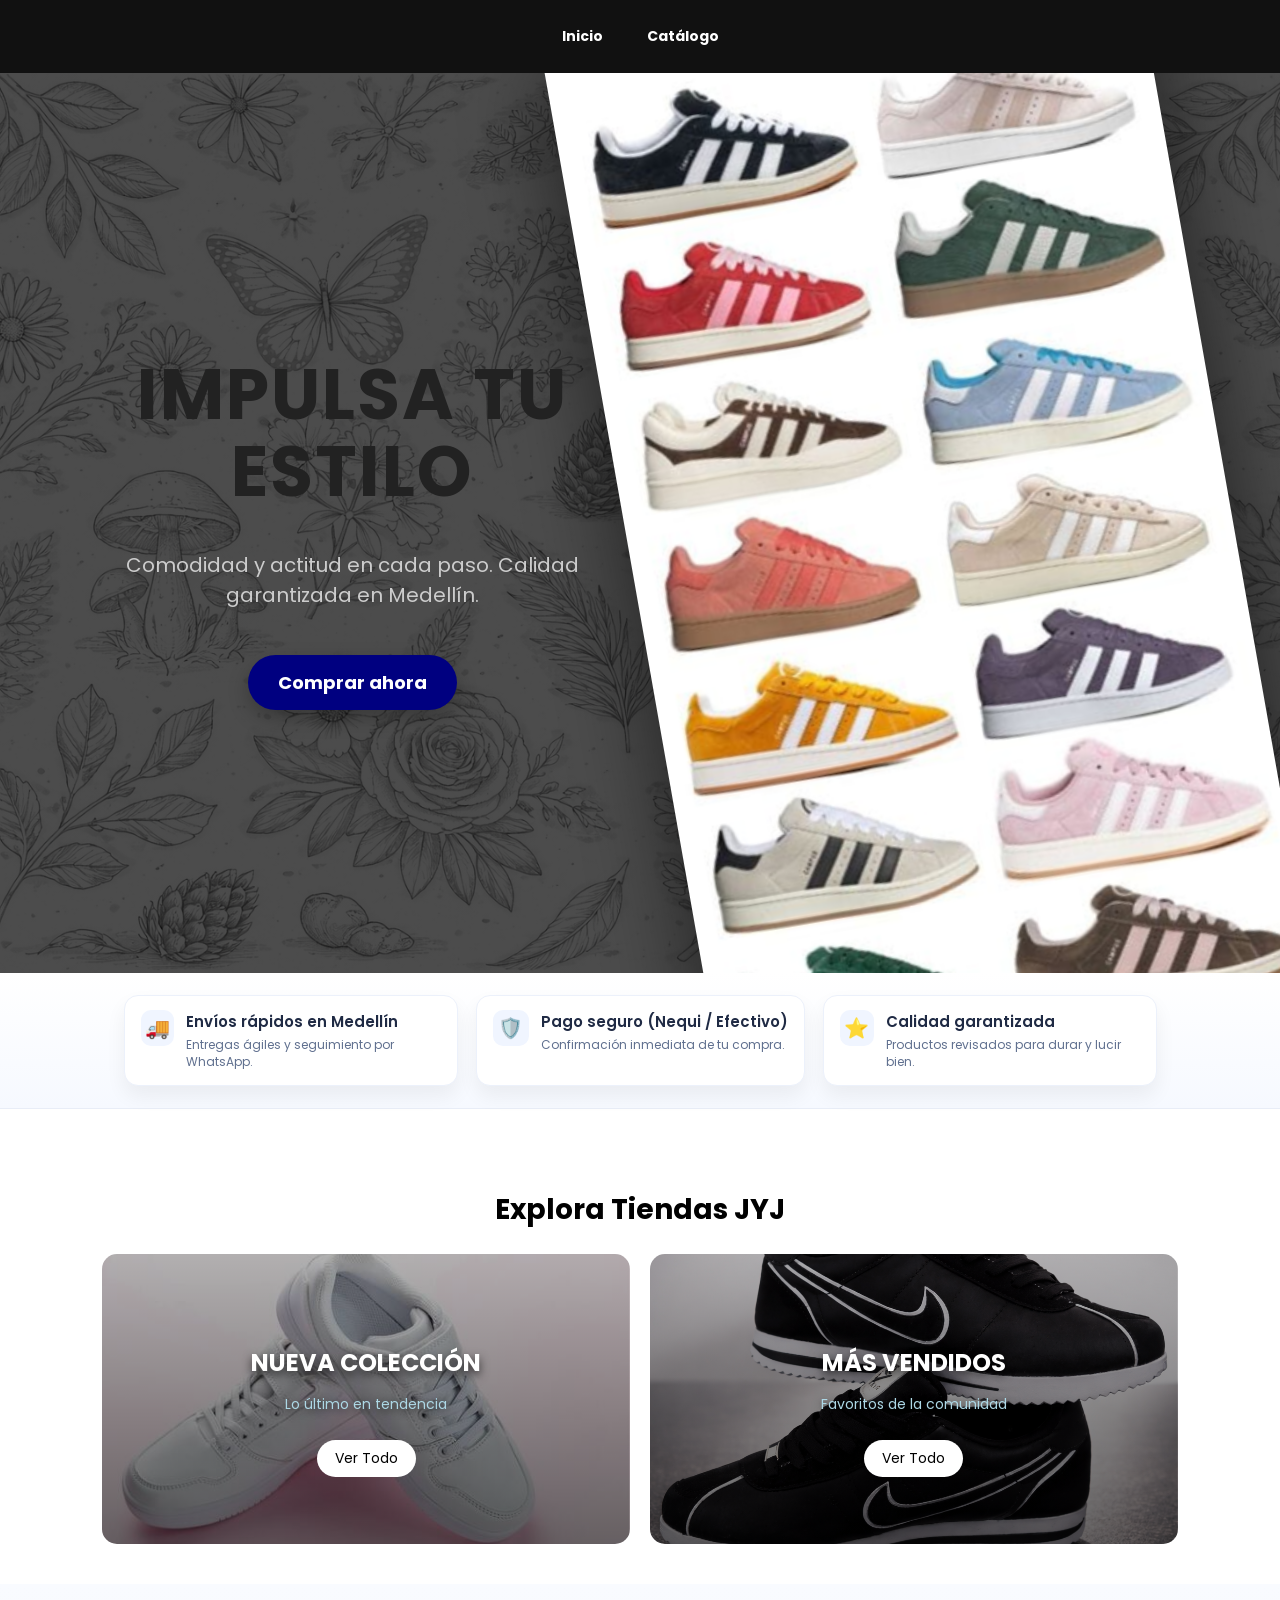
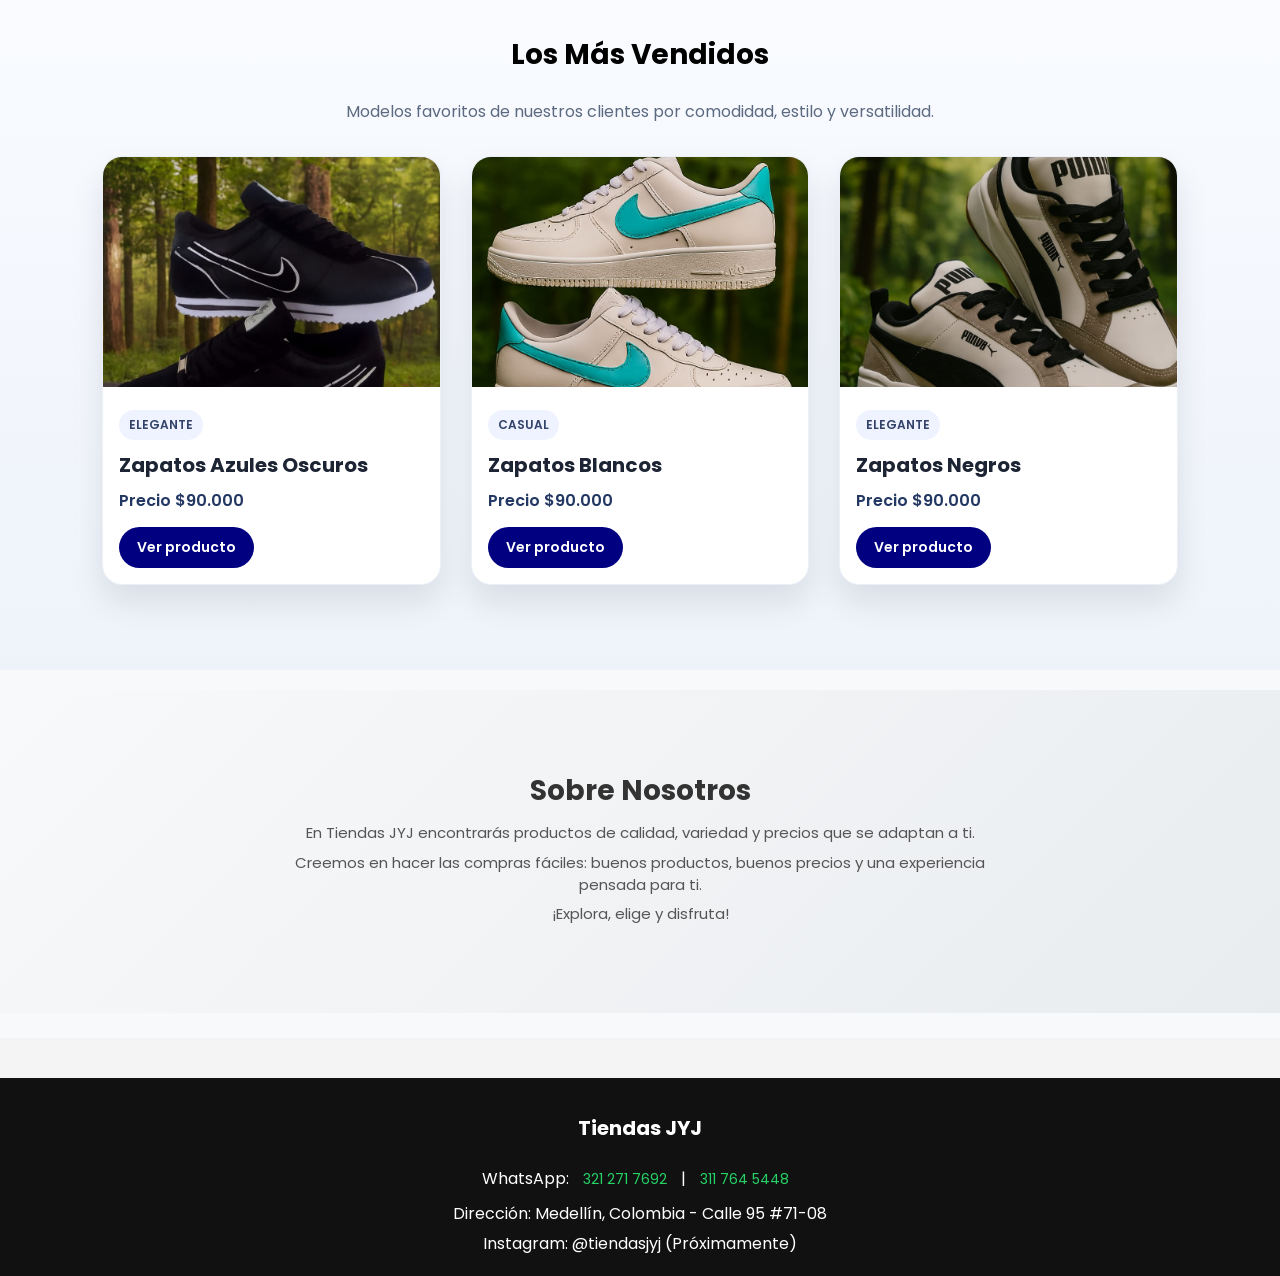
<file: Html/index.html>
<!DOCTYPE html>
<html lang="es">

<head>
<meta charset="UTF-8">
<meta name="viewport" content="width=device-width, initial-scale=1.0">
<meta name="description" content="Tiendas JYJ: Compra zapatos cómodos y estilosos. Empresa nueva con calidad y precios justos. Próximamente ropa y accesorios.">
<title>Tiendas JYJ - Zapatos y Más</title>
<link rel="stylesheet" href="css/base.css">
<link href="https://fonts.googleapis.com/css2?family=Poppins:wght@400;600&display=swap" rel="stylesheet">
<script src="script.js" defer></script>
</head>

<body>

<nav>
    <div class="nav-container">
        <div class="nav-links">
            <a href="index.html">Inicio</a>
            <a href="catalogo.html">Catálogo</a>
        </div>
    </div>
</nav>

<section class="inicio">
    <div class="inicio-texto">
        <h1>IMPULSA TU ESTILO</h1>
        <p>Comodidad y actitud en cada paso. Calidad garantizada en Medellín.</p>
        <a href="catalogo.html" class="boton-catalogo" id="catalogoBtn">Comprar ahora</a>
    </div>
    <div class="inicio-imagen">
        <img src="imagenes/CatalogoZapatos.PNG" alt="Zapatos de última colección">
    </div>
</section>

<div class="trust-bar">
    <div class="trust-item">
        <span class="trust-icon" aria-hidden="true">🚚</span>
        <div class="trust-texto">
            <p>Envíos rápidos en Medellín</p>
            <small>Entregas ágiles y seguimiento por WhatsApp.</small>
        </div>
    </div>
    <div class="trust-item">
    <span class="trust-icon" aria-hidden="true">🛡️</span>
        <div class="trust-texto">
            <p>Pago seguro (Nequi / Efectivo)</p>
            <small>Confirmación inmediata de tu compra.</small>
        </div>
    </div>
    <div class="trust-item">
        <span class="trust-icon" aria-hidden="true">⭐</span>
        <div class="trust-texto">
            <p>Calidad garantizada</p>
            <small>Productos revisados para durar y lucir bien.</small>
        </div>
    </div>
</div>

<section class="colecciones-home">
    <h2>Explora Tiendas JYJ</h2>
    <div class="colecciones-grid">
        <div class="col-card-nueva">
            <div class="col-info">
                <h3>Nueva Colección</h3>
                <p>Lo último en tendencia</p>
                <a href="catalogo.html" class="boton-simple">Ver Todo</a>
            </div>
        </div>
        <div class="col-card-vendidos">
            <div class="col-info">
                <h3>Más Vendidos</h3>
                <p>Favoritos de la comunidad</p>
                <a href="catalogo.html" class="boton-simple">Ver Todo</a>
            </div>
        </div>
    </div>
</section>

<section class="destacados">
    <h2>Los Más Vendidos</h2>
        <p class="destacados-subtitulo">Modelos favoritos de nuestros clientes por comodidad, estilo y versatilidad.</p>
    <div id="productos-destacados" class="productos-grid">
        </div>
</section>

<section class="sobre-nosotros">
    <div class="contenido">
        <h2>Sobre Nosotros</h2>
<p>En Tiendas JYJ encontrarás productos de calidad, variedad y precios que se adaptan a ti.</p>
<p>Creemos en hacer las compras fáciles: buenos productos, buenos precios y una experiencia pensada para ti.</p>
<p>¡Explora, elige y disfruta!</p>
    </div>
</section>

<footer>
<div class="footer-content">
<h3>Tiendas JYJ</h3>
<p>WhatsApp: <a href="https://wa.me/573212717692">321 271 7692</a> | <a href="https://wa.me/573117645448">311 764 5448</a></p>
<p>Dirección: Medellín, Colombia - Calle 95 #71-08</p>
<p>Instagram: @tiendasjyj (Próximamente)</p>
</div>
</footer>

</body>


</html>
</file>
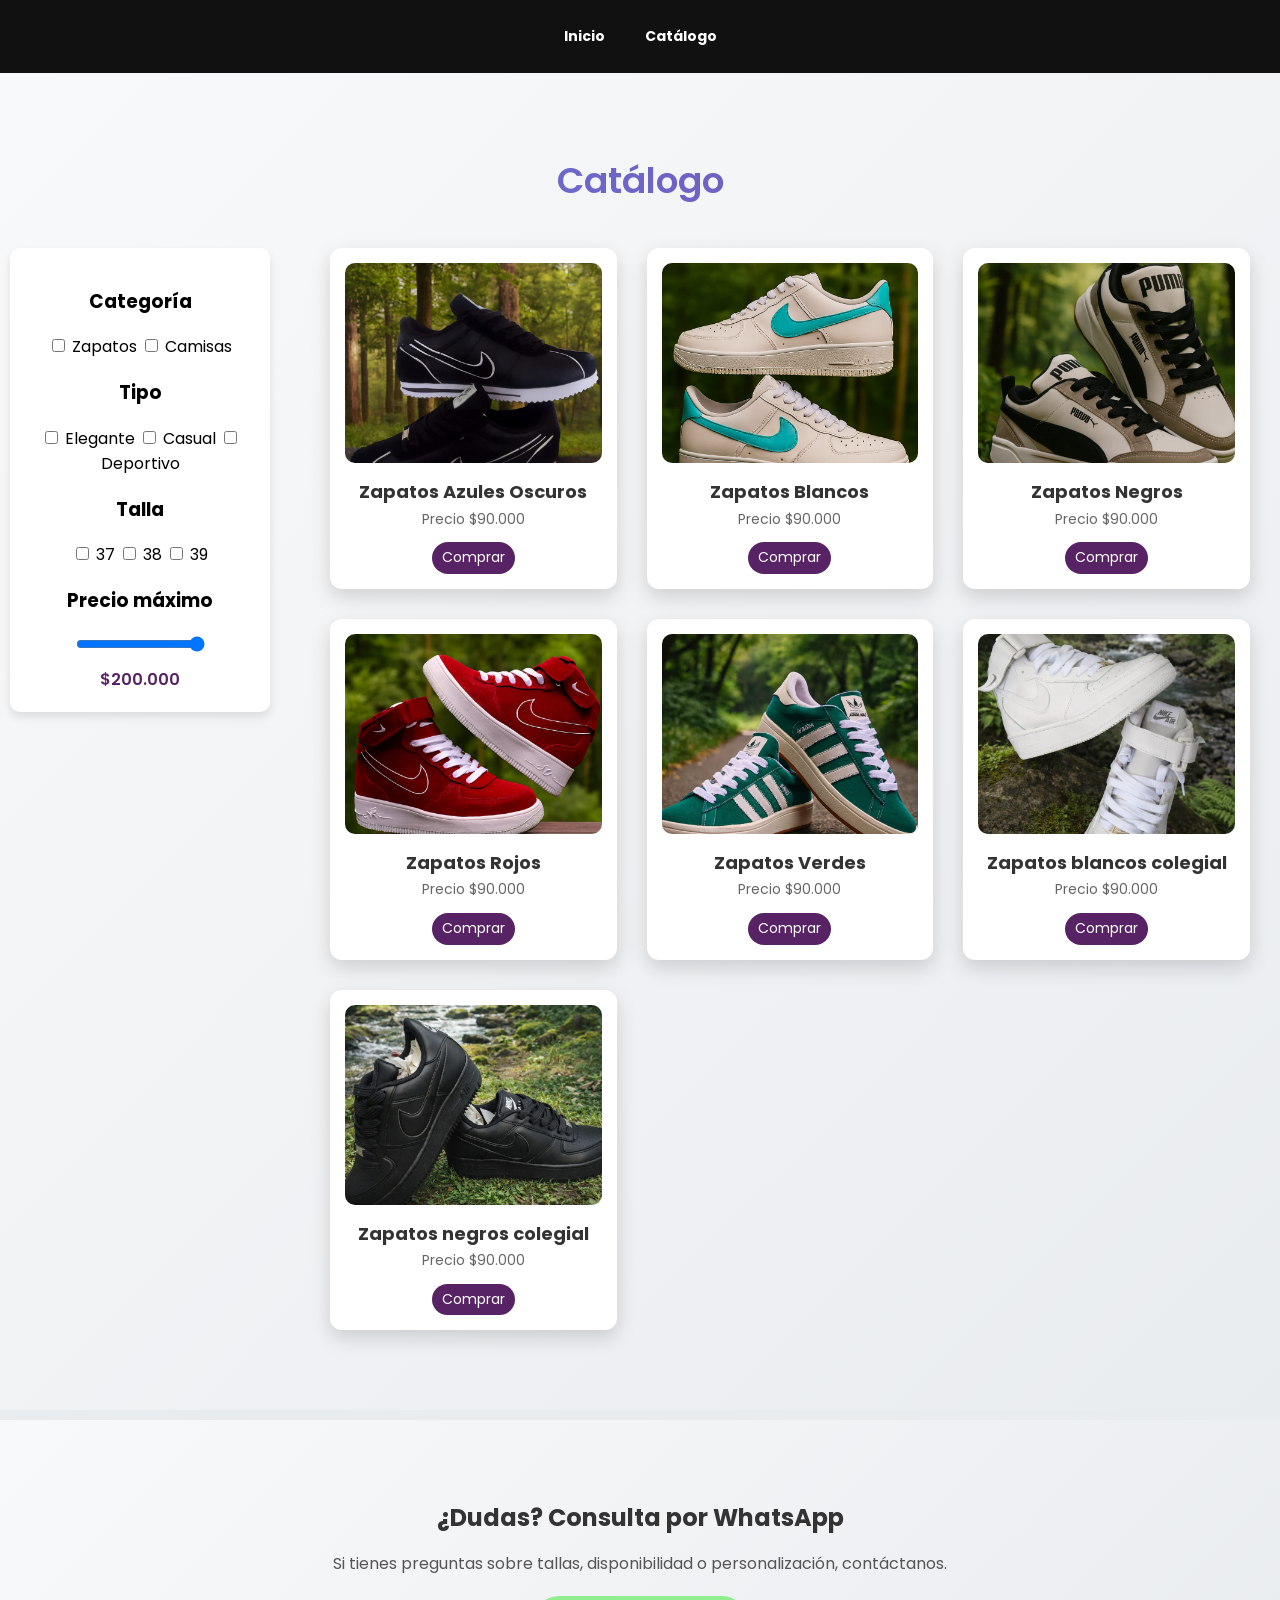
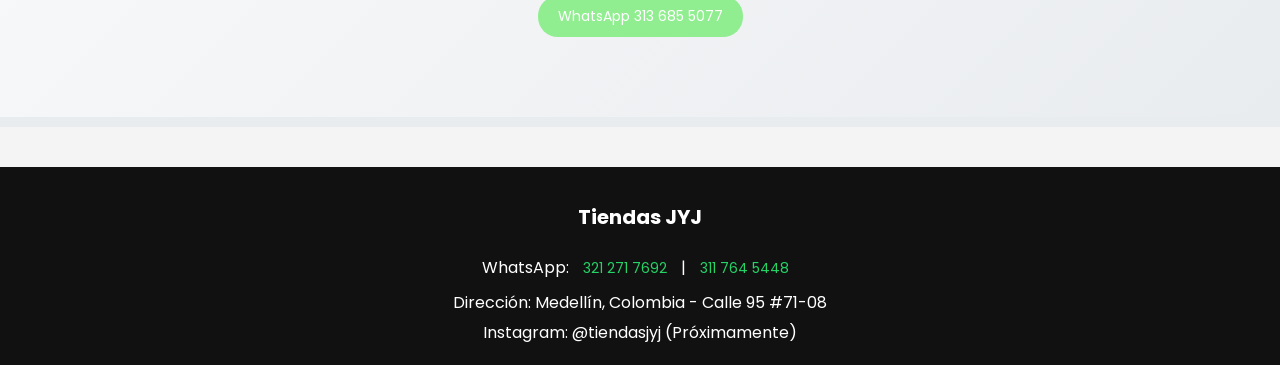
<file: Html/catalogo.html>
<!DOCTYPE html>
<html lang="es">

<head>
<meta charset="UTF-8">
<meta name="viewport" content="width=device-width, initial-scale=1.0">
<meta name="description" content="Catálogo de zapatos en Tiendas JYJ. Encuentra tu estilo perfecto con comodidad y calidad.">
<title>Catálogo - Tiendas JYJ</title>
<link rel="stylesheet" href="css/base.css">
<link rel="stylesheet" href="css/catalogo.css">
<link href="https://fonts.googleapis.com/css2?family=Poppins:wght@400;600&display=swap" rel="stylesheet">
<script src="script.js" defer></script>

</head>

<body>

<nav>
<a href="index.html">Inicio</a>
<a href="catalogo.html">Catálogo</a>

</nav>

<div class="contenido">

<h2 id="titulo-catalogo" class="titulo-catalogo">Catálogo</h2>

<div class="contenedor-catalogo">   

<!-- FILTROS -->
<aside class="filtros">

<h3>Categoría</h3>

<label>
<input type="checkbox" class="filtro-opcion" data-filter-group="categoria" value="zapatos"> Zapatos
</label>

<label>
<input type="checkbox" class="filtro-opcion" data-filter-group="categoria" value="camisas"> Camisas
</label>

<h3>Tipo</h3>
<label><input type="checkbox" class="filtro-opcion" data-filter-group="tipo" value="elegante"> Elegante</label>
<label><input type="checkbox" class="filtro-opcion" data-filter-group="tipo" value="casual"> Casual</label>
<label><input type="checkbox" class="filtro-opcion" data-filter-group="tipo" value="deportivo"> Deportivo</label>

<h3>Talla</h3>

<label><input type="checkbox" class="filtro-opcion" data-filter-group="talla" value="37"> 37</label>
<label><input type="checkbox" class="filtro-opcion" data-filter-group="talla" value="38"> 38</label>
<label><input type="checkbox" class="filtro-opcion" data-filter-group="talla" value="39"> 39</label>

<h3>Precio máximo</h3>

<input 
type="range" 
id="filtro-precio"
min="50000" 
max="200000" 
step="10000"
value="200000">
<p id="valor-precio-maximo">$200.000</p>

</aside>

<!-- PRODUCTOS -->
<div class="catalogo" id="catalogo-grid">
</div>

</div>
</div>

<section class="consulta">
<div class="contenido">
<h2>¿Dudas? Consulta por WhatsApp</h2>
<p>Si tienes preguntas sobre tallas, disponibilidad o personalización, contáctanos.</p>
<div class="consulta-links">
<a href="https://wa.me/573136855077" class="boton-consulta">WhatsApp 313 685 5077</a>
</div>
</div>
</section>

<footer>
<div class="footer-content">
<h3>Tiendas JYJ</h3>
<p>WhatsApp: <a href="https://wa.me/573212717692">321 271 7692</a> | <a href="https://wa.me/573117645448">311 764 5448</a></p>
<p>Dirección: Medellín, Colombia - Calle 95 #71-08</p>
<p>Instagram: @tiendasjyj (Próximamente)</p>
</div>
</footer>

</html>
</file>
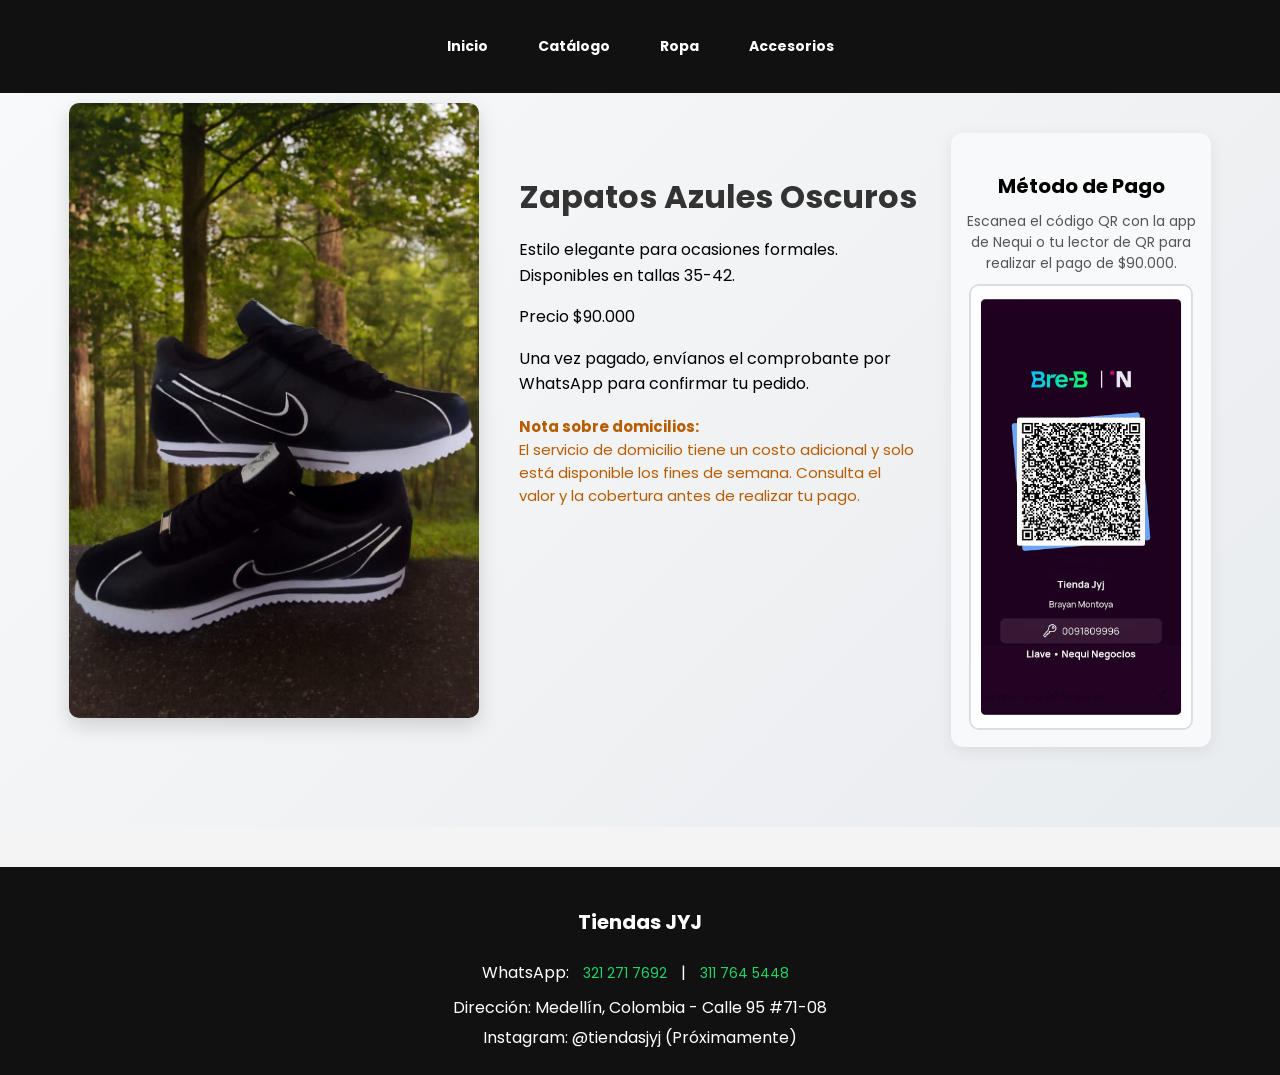
<file: Html/zapato-azul.html>
<!DOCTYPE html>
<html lang="es">

<head>
<meta charset="UTF-8">
<meta name="viewport" content="width=device-width, initial-scale=1.0">
<title>Zapatos Azules Oscuros - Tiendas JYJ</title>
<link rel="stylesheet" href="estilos.css">
<link href="https://fonts.googleapis.com/css2?family=Poppins:wght@400;600&display=swap" rel="stylesheet">
<script src="script.js" defer></script>
</head>

<body>

<nav>
<a href="index.html">Inicio</a>
<a href="catalogo.html">Catálogo</a>
<a href="index.html">Ropa</a>
<a href="index.html">Accesorios</a>
</nav>

<div class="contenido">


<div class="producto-detalle">
	<div class="producto-imagen" style="align-self:flex-start; margin-top:-30px;">
		<img src="imagenes/Zapatosazuloscuro.jfif" alt="Zapatos azules oscuros">
	</div>
	<div class="producto-info-flex">
		<div class="producto-info">
			<h2>Zapatos Azules Oscuros</h2>
			<p>Estilo elegante para ocasiones formales. Disponibles en tallas 35-42.</p>
			<p>Precio $90.000</p>
			<p>Una vez pagado, envíanos el comprobante por WhatsApp para confirmar tu pedido.</p>
			<div class="info-domicilio">
				<strong>Nota sobre domicilios:</strong><br>
				El servicio de domicilio tiene un costo adicional y solo está disponible los fines de semana. Consulta el valor y la cobertura antes de realizar tu pago.
			</div>
		</div>
		<div class="qr-container qr-lado">
			<h3>Método de Pago</h3>
			<p>Escanea el código QR con la app de Nequi o tu lector de QR para realizar el pago de $90.000.</p>
			<img src="imagenes/codigoqr.jpeg" alt="Código QR de pago" width="220">
		</div>
	</div>
</div>

</div>

<footer>
<div class="footer-content">
<h3>Tiendas JYJ</h3>
<p>WhatsApp: <a href="https://wa.me/573212717692">321 271 7692</a> | <a href="https://wa.me/573117645448">311 764 5448</a></p>
<p>Dirección: Medellín, Colombia - Calle 95 #71-08</p>
<p>Instagram: @tiendasjyj (Próximamente)</p>
</div>
</footer>

</body>

</html>
</file>
<file: Html/css/base.css>
/* ===== ESTILOS GENERALES ===== */

body{
font-family:'Poppins', sans-serif;
margin:0;
padding:0;
background:#f4f4f4;
text-align:center;
}

img {
    max-width: 100%;
    height: auto;
    object-fit: cover;
}

/* ===== NAVEGACIÓN ===== */

nav{
background:#111;
padding:15px;
box-shadow:0 4px 10px rgba(0,0,0,0.2);
display:flex;
align-items:center;
justify-content:center;
}

nav a{
color:white;
margin:15px;
text-decoration:none;
font-weight:bold;
position:relative;
transition:0.3s;
}

nav a::after{
content:"";
position:absolute;
width:0;
height:2px;
background:#ADD8E6;
left:0;
bottom:-5px;
transition:0.3s;
}

nav a:hover::after{
width:100%;
}

nav a:hover{
color:#25D366;
}

/* ===== TITULOS ===== */

h1{
font-size:60px;
font-weight:600;
letter-spacing:2px;
color:#222;
padding:20px;
margin:0;
}

h2{
margin-top:40px;
font-size:28px;
}

/* ===== BOTONES GENERALES ===== */

a{
display:inline-block;
margin-top:10px;
padding:6px 10px;
color:white;
text-decoration:none;
border-radius:20px;
font-size:14px;
}

.boton-wsp{
font-family:'Poppins', sans-serif;
background:#25D366;
color:white;
}

/* ===== SECCIONES ===== */

section{
padding:60px 20px;
}

.contenido{
min-height:unset;
padding:40px 10px 80px 10px;
background:linear-gradient(135deg,#f8f9fa 0%,#e9ecef 100%);
}

/* ===== PÁGINA INICIO ===== */

.inicio{
min-height: 100vh;
display:flex;
align-items:center;
justify-content:space-between;
padding: 0 8%;
background:
linear-gradient(rgba(0,0,0,0.7), rgba(0,0,0,0.7)),
url("../imagenes/Fondonaturaleza.png");

background-size: cover;
background-position: center;
background-repeat: no-repeat;
color:white;
overflow:hidden;
}

/* TEXTO */

.inicio-texto{
max-width:500px;
z-index:2;
}

.inicio-texto h1{
font-size:70px;
font-weight:700;
line-height:1.1;
margin:0;
}

.inicio-texto p{
font-size:20px;
color:#ccc;
margin:20px 0;
}

/* BOTON */

.boton-catalogo{
background:white;
color:black;
padding:15px 35px;
border-radius:30px;
font-weight:bold;
transition:0.3s;
}

.boton-catalogo:hover{
background:#25D366;
color:white;
transform:scale(1.05);
}

/* IMAGEN */

.inicio-imagen img{
width:500px;
transform:rotate(-10deg) scale(1.2);
filter: drop-shadow(0 20px 40px rgba(0,0,0,0.6));
transition:0.4s;
}

.inicio-imagen img:hover{
transform:rotate(-5deg) scale(1.25);
}


/* ===== SOBRE NOSOTROS ===== */

.sobre-nosotros{
background:#f8f9fa;
padding:20px 0 25px 0;
text-align:center;
}

.sobre-nosotros h2{
font-size:28px;
margin-bottom:10px;
color:#333;
}

.sobre-nosotros p{
max-width:700px;
margin:0 auto 8px;
line-height:1.45;
color:#555;
font-size:15px;
}

/* ===== CONTACTO ===== */

.titulo-contacto{
font-size:36px;
font-weight:600;
background:linear-gradient(45deg,#667eea,#764ba2);
-webkit-background-clip:text;
-webkit-text-fill-color:transparent;
background-clip:text;
text-align:center;
margin:40px 0;
}

.contacto-container{
display:grid;
grid-template-columns:repeat(auto-fit,minmax(250px,1fr));
gap:30px;
margin-top:30px;
}

.contacto-section{
background:white;
padding:20px;
border-radius:12px;
box-shadow:0 8px 20px rgba(0,0,0,0.1);
text-align:center;
animation:fadeInUp 0.8s ease-out forwards;
opacity:0;
}

.contacto-section h3{
font-size:24px;
margin-bottom:15px;
color:#333;
}

.contacto-link{
display:inline-flex;
align-items:center;
text-decoration:none;
color:#333;
font-weight:500;
margin:10px 0;
transition:0.3s;
}

.contacto-link:hover{
color:#25D366;
transform:scale(1.05);
}

.icono-social{
width:24px;
height:24px;
margin-right:10px;
}

/* ===== FOOTER ===== */

footer{
background:#111;
color:white;
padding:20px;
text-align:center;
margin-top:40px;
}

.footer-content h3{
font-size:20px;
margin-bottom:10px;
}

.footer-content p{
margin:5px 0;
}

.footer-content a{
color:#25D366;
text-decoration:none;
}

.footer-content a:hover{
text-decoration:underline;
}

/* ===== ANIMACIONES ===== */

@keyframes aparecer{

0%{
opacity:0;
transform:translateY(60px);
}

100%{
opacity:1;
transform:translateY(0);
}

}

@keyframes fadeInUp{

from{
opacity:0;
transform:translateY(30px);
}

to{
opacity:1;
transform:translateY(0);
}

}
@keyframes fadeIn{
from{
opacity:0;
}

to{
opacity:1;
}

}

/* ===== RESPONSIVE ===== */

@media (max-width:768px){

.inicio{
flex-direction:column;
text-align:center;
padding:60px 20px;
}

.inicio-texto h1{
font-size:45px;
}

.inicio-imagen img{
width:300px;
margin-top:30px;
}

}


nav{
padding:10px;
flex-wrap:wrap;
}

nav a{
margin:10px;
font-size:14px;
}

h1{
font-size:50px;
}

.contacto-container{
grid-template-columns:1fr;
}

footer{
padding:15px;
}


@media (max-width:480px){

h1{
font-size:40px;
}

.inicio-card{
padding:30px;
}

.contacto-section{
padding:15px;
}

}

/* ===== BOTON CATALOGO ===== */

.boton-catalogo{
display:inline-block;
margin-top:25px;
padding:14px 30px;
background:#000080;
color:white;
font-size:18px;
border-radius:30px;
text-decoration:none;
transition:all 0.3s ease;
box-shadow:0 8px 20px rgba(0,0,0,0.25);
}

.boton-catalogo:hover{
background:#ADD8E6;
color:black;
transform:scale(1.05);
box-shadow:0 12px 25px rgba(0,0,0,0.3);

}


#catalogoBtn{
position:relative;
}

.burbuja{
position:absolute;
width:7px;
height:7px;
background:#ADD8E6;
border-radius:50%;
animation:subir 1s linear;
}

@keyframes subir{
0%{
transform:translateY(0);
opacity:1;
}

100%{
transform:translateY(-30px);
opacity:0;
}
}

@keyframes flotar {
    0% {
        transform: translateY(0px) scale(1.05);
    }
    50% {
        transform: translateY(-10px) scale(1.05);
    }
    100% {
        transform: translateY(0px) scale(1.05);
    }
}

/* ===== TRUST BAR ===== */
.trust-bar {
    display: flex;
        justify-content: center;
    gap: 18px;
    background: linear-gradient(180deg, #ffffff 0%, #f6f9ff 100%);
    padding: 22px 8%;
    border-bottom: 1px solid #e8edf7;
    flex-wrap: wrap;
}

.trust-item {
    display: flex;    
    align-items: flex-start;
    gap: 12px;
    background: #fff;
    padding: 14px 16px;
    border-radius: 14px;
    border: 1px solid #ecf1fb;
    box-shadow: 0 10px 20px rgba(0, 0, 0, 0.06);
    max-width: 300px;
    text-align: left;
}

.trust-icon {
    width: 36px;
    height: 36px;
    display: inline-flex;
    align-items: center;
    justify-content: center;
    border-radius: 10px;
    background: #f0f5ff;
    font-size: 20px;
}

.trust-texto p {
    margin: 0;
    font-weight: 600;
    font-size: 15px;
    color: #1f2a44;
}

.trust-texto small {
    display: block;
    margin-top: 4px;
    color: #60708f;
    font-size: 12px;
    line-height: 1.4;
}

/* ===== CATEGORÍAS HOME ===== */
.categorias-home { padding: 40px 8%; }
.categorias-grid {
    display: grid;
    grid-template-columns: repeat(auto-fit, minmax(200px, 1fr));
    gap: 20px;
    margin-top: 20px;
}

.cat-card {
    background: #111;
    color: white;
    padding: 40px 20px;
    border-radius: 15px;
    transition: 0.3s;
}

.cat-card:hover { transform: translateY(-5px); background: #000080; }
.cat-card h3 { margin-bottom: 15px; }
.cat-card a { background: white; color: black; border-radius: 5px; }

/* ===== PRODUCTOS GRID (Para el home) ===== */
.productos-grid {
    display: grid;
    grid-template-columns: repeat(auto-fit, minmax(250px, 1fr));
    gap: 30px;
    padding: 20px 8%;
}

.destacados {
    padding: 50px 0 65px;
    background: linear-gradient(180deg, #f9fbff 0%, #eef3fa 100%);
}

.destacados h2 {
    margin-top: 0;
}

.destacados-subtitulo {
    max-width: 620px;
    margin: 10px auto 12px;
    color: #5c6a81;
}

.producto-destacado {
    background: #ffffff;
    border-radius: 20px;
    overflow: hidden;
    box-shadow: 0 16px 32px rgba(17, 24, 39, 0.1);
    transition: transform 0.3s ease, box-shadow 0.3s ease;
    border: 1px solid #ebf0f8;
}

.producto-destacado:hover {
    transform: translateY(-6px);
    box-shadow: 0 22px 36px rgba(17, 24, 39, 0.15);
}

.producto-destacado img {
    width: 100%;
    height: 230px;
    object-fit: cover;
}

.destacado-contenido {
    text-align: left;
    padding: 16px;
}

.destacado-tipo {
    display: inline-block;
    margin-bottom: 10px;
    font-size: 12px;
    font-weight: 600;
    color: #324269;
    background: #eef3ff;
    padding: 6px 10px;
    border-radius: 999px;
}

.producto-destacado h3 {
    margin: 0 0 8px;
    font-size: 20px;
    color: #1d2433;
}

.producto-destacado p {
    margin: 0;
    color: #233763;
    font-weight: 600;
}

.boton-ver-producto {
    display: inline-block;
    margin-top: 14px;
    padding: 10px 18px;
    border-radius: 999px;
    background: #000080;
    color: #fff;
    font-weight: 600;
    font-size: 14px;
}

.boton-ver-producto:hover {
    background: #1d4ed8;
}

/* ===== COLECCIONES GENERALES CORREGIDO ===== */
.colecciones-home {
    padding: 40px 8%;
    background: #fff;
}

.colecciones-grid {
    display: grid;
    /* repeat(auto-fit...) hace que si la pantalla es grande se vean varios, 
       pero no crezcan infinitamente */
    grid-template-columns: repeat(auto-fit, minmax(300px, 1fr)); 
    gap: 20px;
    max-width: 1200px; /* Evita que se estiren demasiado en pantallas grandes */
    margin: 0 auto;    /* Centra la grilla */
}

.col-card-nueva {
    background:
    linear-gradient(rgba(0,0,0,0.3), rgba(0,0,0,0.6)),
    url("../imagenes/white-sneakers-on-a-pink-background-photo.jpg");

    background-size: cover;
    background-position: center;
}

.col-card-vendidos {
    background:
    linear-gradient(rgba(0,0,0,0.3), rgba(0,0,0,0.6)),
    url("../imagenes/Zapatosmasvendidos.png");

    background-size: cover;
    background-position: center;
}

.col-card-nueva,
.col-card-vendidos {
    height: 250px;
    border-radius: 15px;
    display: flex;
    flex-direction: column;
    align-items: center;
    justify-content: center;
    color: white;
    padding: 20px;
    transition: 0.3s ease;
    position: relative;
    overflow: hidden;
}

.col-card-nueva:hover,
.col-card-vendidos:hover {
    transform: translateY(-5px) scale(1.02);
}

.col-info h3 {
    font-size: 24px;
    margin-bottom: 5px;
    text-transform: uppercase;
    color: white;
    text-shadow: 0 4px 10px rgba(0,0,0,0.7);
}

.col-info p {
    font-size: 14px;
    color: #ADD8E6;
    margin-bottom: 15px;
    text-shadow: 0 2px 8px rgba(0,0,0,0.7);
}

.boton-simple {
    background: white;
    color: black;
    padding: 8px 18px;
    border-radius: 20px;
    font-size: 14px;
    transition: 0.3s;
}

.boton-simple:hover {
    background: #000080;
    color: white;
    transform: scale(1.05);

}
</file>
<file: Html/css/catalogo.css>
/* ===== TITULO CATALOGO ===== */

.titulo-catalogo {
font-size: 36px;
font-weight: 600;
background: linear-gradient(45deg, #667eea, #764ba2);
-webkit-background-clip: text;
-webkit-text-fill-color: transparent;
background-clip: text;
text-align: center;
margin: 40px 0;
animation: fadeIn 1s ease-out;
}

/* Delays animación productos */

.producto:nth-child(1) { animation-delay: 0.2s; }
.producto:nth-child(2) { animation-delay: 0.4s; }
.producto:nth-child(3) { animation-delay: 0.6s; }
.producto:nth-child(4) { animation-delay: 0.8s; }
.producto:nth-child(5) { animation-delay: 1.0s; }

/* ===== GRID CATALOGO ===== */

.catalogo{
flex:1;
width: 100%;
display:grid;
grid-template-columns: repeat(auto-fill, minmax(220px, 1fr));
gap:30px;
padding: 0 20px;
}
/* CONTENIDO PAGINA */

.contenido{
min-height: unset;
padding:40px 10px 80px 10px;
background: linear-gradient(135deg, #f8f9fa 0%, #e9ecef 100%);
}

/* ===== TARJETA PRODUCTO ===== */

.producto{
background:white;
padding:15px;
border-radius:12px;
box-shadow:0 8px 20px rgba(0,0,0,0.15);
transition:0.3s;
text-align:center;
line-height:1.4;
opacity: 0;
transform: translateY(20px);
animation: aparecer 0.6s ease forwards;
}

.producto:hover{
transform:translateY(-8px);
box-shadow:0 12px 30px rgba(0,0,0,0.25);
}

/* IMAGEN PRODUCTO */

.producto img{
width:100%;
height:200px;
object-fit:cover;
border-radius:10px;
transition:0.3s;
}

.producto:hover img{
transform:scale(1.05);
}

/* TEXTO PRODUCTO */

.producto p{
margin:8px 0;
}

.producto h3 {
font-size: 18px;
margin: 10px 0 5px 0;
color: #333;
}

.producto p {
font-size: 14px;
color: #666;
font-weight: normal;
margin: 5px 0;
}

.producto-precio {
font-size:20px;
font-weight:bold;
color:#000080;
margin:10px 0;
}

.producto a{
margin-top:8px;
}

/* ===== BOTONES PRODUCTO ===== */

.boton-bancolombia{
background:#FFD200;
color:black;
}

.boton-comprar{
background:#572364;
color:white;
}

.icono-wsp{
width:22px;
vertical-align:middle;
}

/* ===== SECCION CONSULTA ===== */

.consulta {
background: #e9ecef;
padding: 10px 0 10px 0;
text-align: center;
}

.consulta h2 {
font-size: 24px;
margin-bottom: 6px;
color: #333;
}

.consulta p {
margin-bottom: 10px;
color: #555;
}

/* LINKS CONSULTA */

.consulta-links {
display: flex;
justify-content: center;
gap: 20px;
flex-wrap: wrap;
}

.consulta-links a {
padding: 10px 20px;
}

.boton-consulta {
background: #90ee90;  
color: white;
}

/* RESPONSIVE CATALOGO */

@media (max-width: 768px) {

.catalogo{
grid-template-columns: 1fr;
flex:1;
}

.contenedor-catalogo{
display:flex;
flex-direction:column;
gap:16px;
}

.filtros{
position:static;
width:100%;
}

.catalogo{
grid-template-columns: 1fr;
}

.producto {

width:100%;
}

.consulta-links {
flex-direction:column;
align-items:center;
}

}

.contenedor-catalogo{
display:flex;
gap:40px;
align-items:flex-start;
}

.filtros{
width:220px;
background:white;
padding:20px;
border-radius:10px;
box-shadow:0 5px 10px rgba(0,0,0,0.1);
position:sticky;
top:20px;
}

#valor-precio-maximo{
margin:8px 0 0 0;
font-weight:600;
color:#572364;
}

@keyframes aparecer {
to {
    opacity: 1;
    transform: translateY(0);
}
}
</file>
<file: Html/estilos.css>
/* Estilos generales - aplican a todas las páginas */
body{
font-family:'Poppins', sans-serif;
margin:0;
padding:0;
background:#f4f4f4;
text-align:center;
}

/* Navegación - header de todas las páginas */
nav{
background:#111;
padding:15px;
box-shadow:0 4px 10px rgba(0,0,0,0.2);
display: flex;
align-items: center;
justify-content: center;
}

nav a{
color:white;
margin:15px;
text-decoration:none;
font-weight:bold;
position:relative;
transition:0.3s;
}

nav a::after{

content:"";

position:absolute;

width:0;
height:2px;

background:#ADD8E6;

left:0;
bottom:-5px;

transition:0.3s;

}

nav a:hover::after{

width:100%;

}

nav a:hover{
color:#25D366;
}

h1{
font-size:60px;
font-weight: 600;
letter-spacing: 2px;
color:#222;
padding:20px;
margin:0;
}

h2{
margin-top:40px;
font-size:28px;
}
/* Catálogo - estilos para catalogo.html */.titulo-catalogo {
font-size: 36px;
font-weight: 600;
background: linear-gradient(45deg, #667eea, #764ba2);
-webkit-background-clip: text;
-webkit-text-fill-color: transparent;
background-clip: text;
text-align: center;
margin: 40px 0;
animation: fadeIn 1s ease-out;
}

/* Delays para animación escalonada */
.producto:nth-child(1) { animation-delay: 0.2s; }
.producto:nth-child(2) { animation-delay: 0.4s; }
.producto:nth-child(3) { animation-delay: 0.6s; }
.producto:nth-child(4) { animation-delay: 0.8s; }
.producto:nth-child(5) { animation-delay: 1.0s; }

.catalogo{
display: grid;
grid-template-columns: repeat(auto-fit, minmax(280px, 1fr));
gap: 25px;
margin-top: 30px;
margin-bottom: 40px;
}

.contenido{
    min-height:unset;
    padding:40px 10px 80px 10px;
    background: linear-gradient(135deg, #f8f9fa 0%, #e9ecef 100%);
}
s
/* Contenedor de productos */
.producto{
background:white;
padding:15px;
border-radius:12px;
box-shadow:0 8px 20px rgba(0,0,0,0.15);
transition:0.3s;
text-align:center;
line-height:1.4;
opacity: 0;
animation: fadeInUp 0.8s ease-out forwards;
}

.producto:hover{

transform:translateY(-8px);

box-shadow:0 12px 30px rgba(0,0,0,0.25);

}

/* Imágenes de productos */
.producto img{

width:100%;
height:200px;
object-fit:cover;
border-radius:10px;
transition:0.3s;

}

.producto:hover img{

transform:scale(1.05);

}

/* Precios y descripciones */
.producto p{


font-size:20px;
font-weight:bold;
color:#000080;
margin:10px 0;

}

/* Títulos de productos (h3) */
.producto h3 {
font-size: 18px;
margin: 10px 0 5px 0;
color: #333;
}

.producto p:nth-of-type(1) {
font-size: 14px;
color: #666;
font-weight: normal;
margin: 5px 0 10px 0;
}


.producto a{

margin-top:8px;

}

a{
display:inline-block;
margin-top:10px;
padding:6px 10px;
color:white;
text-decoration:none;
border-radius:20px;
font-size:14px;
}

.boton-bancolombia{
background:#FFD200;
color:black;
}

.boton-comprar{
background: #572364;
color:white;
}

.icono-wsp{
width:22px;
vertical-align:middle;
}

.qr-container{
margin-top:20px;
text-align: center;
}


.inicio{

height: 90vh;
display:flex;
flex-direction:column;
justify-content:center;
align-items:center;
text-align:center;

background:
linear-gradient(rgba(255,255,255,0.6), rgba(255,255,255,0.6)),
url("imagenes/fondozapatos.avif");

background-size:cover;
background-position:center;

}

.inicio h1{
color:#222;
font-size:60px;
}



.inicio-card{

background:rgba(255,255,255,0.9);
padding:40px;
border-radius:30px;
max-width:500px;

box-shadow:0 10px 25px rgba(0,0,0,0.2);

animation: aparecer 1s ease-out;

}

.inicio-card h1{

color:#333;
font-size:50px;
margin:0;

}

.frase{
color:#444;
font-size:24px;
margin-top:15px;
max-width:500px;
}

/* Sobre Nosotros - index.html */

.contenido-sobre-nosotros {
background: linear-gradient(135deg, #f8f9fa 0%, #e9ecef 100%);
padding: 60px 20px;
}

.sobre-nosotros {
    background: #f8f9fa;
    padding: 20px 0 25px 0;
    text-align: center;
}

p
.sobre-nosotros h2 {
    font-size: 28px;
    margin-bottom: 10px;
    color: #333;
}


.sobre-nosotros p {
    max-width: 700px;
    margin: 0 auto 8px;
    line-height: 1.45;
    color: #555;
    font-size: 15px;
}

/* Consulta - catalogo.html */

.consulta {
    background: #e9ecef;
    padding: 10px 0 10px 0;
    text-align: center;
}


.consulta h2 {
    font-size: 24px;
    margin-bottom: 6px;
    color: #333;
}


.consulta p {
    margin-bottom: 10px;
    color: #555;
}

.consulta-links {
display: flex;
justify-content: center;
gap: 20px;
flex-wrap: wrap;
}

.consulta-links a {
padding: 10px 20px;
}

.boton-consulta {
background: #90ee90;  
color: white;
}


/* Producto detalle - paginas individuales */

.producto{
background:white;
width:230px;
padding:20px;
border-radius:14px;
box-shadow:0 8px 20px rgba(0,0,0,0.15);
transition:0.3s;
text-align:center;
}

.producto-detalle {
  display: flex;
  gap: 40px;
  align-items: flex-start;
  justify-content: center;
  flex-wrap: wrap;
}


.producto-info-flex {
  display: flex;
  flex-direction: row;
  gap: 32px;
  align-items: flex-start;
  flex-wrap: wrap;
}

.producto-imagen img {
  width: 100%;
  max-width: 410px;
  border-radius: 10px;
  box-shadow: 0 8px 20px rgba(0,0,0,0.15);
}

.producto-info {
max-width: 400px;
text-align: left;
}

.producto-info h2 {
font-size: 32px;
margin-bottom: 15px;
color: #333;
}

.producto-info p {
margin-bottom: 10px;
line-height: 1.6;
}

.qr-container {
  margin-top: 20px;
  text-align: center;
}
.qr-lado {
  min-width: 220px;
  max-width: 240px;
  margin-top: 0;
  align-self: flex-start;
  background: #f8f9fa;
  border-radius: 12px;
  box-shadow: 0 4px 16px rgba(0,0,0,0.07);
  padding: 18px 10px 10px 10px;
}
.info-domicilio {
  margin-top: 18px;
  color: #b85c00;
  font-size: 15px;
}

.qr-container h3 {
font-size: 20px;
margin-bottom: 10px;
}

.qr-container p {
margin: 10px 0;
font-size: 14px;
color: #555;
line-height: 1.5;
}

.qr-container img {
border: 2px solid #ddd;
border-radius: 10px;
}


.boton-catalogo{

margin-top:25px;
padding:12px 25px;
background:#000080;
color:white;
text-decoration:none;
font-size:18px;
border-radius:25px;
transition:background 0.3s;

}

.boton-catalogo:hover{

background:#ADD8E6 ;

}

.boton-wsp{
    font-family:'Poppins', sans-serif;
    background:#25D366;
    color:white;
}

#catalogoBtn{
position:relative;
}

.burbuja{

position:absolute;

width:7px;
height:7px;

background: #ADD8E6;

border-radius:50%;

animation:subir 1s linear;

}

.burbuja-efecto {
  position: absolute;
  width: 18px;
  height: 18px;
  border-radius: 50%;
  opacity: 0.85;
  z-index: 10;
  animation: burbujaPop 1.2s ease-out;
  pointer-events: none;
}
@keyframes burbujaPop {
  0% { transform: scale(0.5); opacity: 1; }
  70% { transform: scale(1.2); opacity: 0.85; }
  100% { transform: scale(1.8); opacity: 0; }
}

@keyframes aparecer{

0%{
opacity:0;
transform:translateY(60px);
}

100%{
opacity:1;
transform:translateY(0);
}

}

/* Contacto - estilos para contacto.html */
.titulo-contacto {
font-size: 36px;
font-weight: 600;
background: linear-gradient(45deg, #667eea, #764ba2);
-webkit-background-clip: text;
-webkit-text-fill-color: transparent;
background-clip: text;
text-align: center;
margin: 40px 0;
animation: fadeIn 1s ease-out;
}

.contacto-container {
display: grid;
grid-template-columns: repeat(auto-fit, minmax(250px, 1fr));
gap: 30px;
margin-top: 30px;
}

.contacto-section {
background: white;
padding: 20px;
border-radius: 12px;
box-shadow: 0 8px 20px rgba(0,0,0,0.1);
text-align: center;
animation: fadeInUp 0.8s ease-out forwards;
opacity: 0;
}

.contacto-section:nth-child(1) { animation-delay: 0.1s; }
.contacto-section:nth-child(2) { animation-delay: 0.2s; }
.contacto-section:nth-child(3) { animation-delay: 0.3s; }
.contacto-section:nth-child(4) { animation-delay: 0.4s; }

.contacto-section h3 {
font-size: 24px;
margin-bottom: 15px;
color: #333;
}

.contacto-link {
display: inline-flex;
align-items: center;
text-decoration: none;
color: #333;
font-weight: 500;
margin: 10px 0;
transition: 0.3s;
}

.contacto-link:hover {
color: #25D366;
transform: scale(1.05);
}

.icono-social {
width: 24px;
height: 24px;
margin-right: 10px;
}

.contacto-link span {
font-size: 16px;
}
from { opacity: 0; }
to { opacity: 1; }


@keyframes fadeInUp {
from {
opacity: 0;
transform: translateY(30px);
}
to {
opacity: 1;
transform: translateY(0);
}
}

/* Footer - pie de página en todas las páginas */
footer {
background: #111;
color: white;
padding: 20px;
text-align: center;
margin-top: 40px;
}

.footer-content h3 {
font-size: 20px;
margin-bottom: 10px;
}

.footer-content p {
margin: 5px 0;
}

.footer-content a {
color: #25D366;
text-decoration: none;
}

.footer-content a:hover {
text-decoration: underline;
}

/* Responsive - móvil first */
@media (max-width: 768px) {
nav {
padding: 10px;
flex-wrap: wrap;
}
nav a {
margin: 10px;
font-size: 14px;
}

h1 {
font-size: 50px;
}

.titulo-catalogo {
font-size: 28px;
}

.producto {
width: 100%;
max-width: 300px;
}

.consulta-links {
flex-direction: column;
align-items: center;
}

.contacto-container {
grid-template-columns: 1fr;
}

.sobre-nosotros {
padding: 20px 0;
}

.sobre-nosotros h2 {
font-size: 28px;
}

.sobre-nosotros p {
font-size: 14px;
padding: 0 20px;
}

.consulta {
padding: 20px 0;
}

.consulta h2 {
font-size: 24px;
}

.consulta-links {
flex-direction: column;
align-items: center;
}

footer {
padding: 15px;
}
.footer-content h3 {
font-size: 18px;
}
}

@media (max-width: 480px) {
h1 {
font-size: 40px;
}

.inicio-card {
padding: 30px;
}

.producto img {
height: 150px;
}

.consulta {
padding: 20px 0;
}

.consulta h2 {
font-size: 24px;
}

.contacto-section {
padding: 15px;
}
}

@keyframes subir{

0%{
transform:translateY(0);
opacity:1;
}

100%{
transform:translateY(-30px);
opacity:0;
}

}

section{
padding:60px 20px;
}

.titulo-catalogo{

font-size:40px;
margin-top:40px;
color:#222;
letter-spacing:2px;

}

/* Modal QR Nequi */
.modal-qr-nequi {
  display: none;
  position: fixed;
  z-index: 1000;
  left: 0; top: 0; width: 100vw; height: 100vh;
  background: rgba(0,0,0,0.45);
  justify-content: center;
  align-items: center;
  transition: opacity 0.2s;
}
.modal-qr-nequi.activo {
  display: flex;
}
.modal-qr-contenido {
  background: #fff;
  border-radius: 18px;
  padding: 32px 24px 20px 24px;
  box-shadow: 0 8px 32px rgba(0,0,0,0.25);
  text-align: center;
  position: relative;
  min-width: 270px;
  max-width: 90vw;
  animation: modalFadeIn 0.3s;
}
.modal-qr-img {
  width: 180px;
  max-width: 60vw;
  border-radius: 10px;
  margin-bottom: 12px;
  border: 2px solid #eee;
}
.modal-qr-cerrar {
  position: absolute;
  top: 10px; right: 18px;
  font-size: 28px;
  color: #888;
  cursor: pointer;
  font-weight: bold;
  transition: color 0.2s;
}
.modal-qr-cerrar:hover {
  color: #b00;
}
@keyframes modalFadeIn {
  from { opacity: 0; transform: scale(0.95); }
  to { opacity: 1; transform: scale(1); }
}

#formularioCompra{

display:none;
background:white;
max-width:500px;
margin:40px auto;
padding:30px;

border-radius:15px;

box-shadow:0 10px 25px rgba(0,0,0,0.15);

text-align:left;

}

#formularioCompra h3{

text-align:center;
font-size:26px;
margin-bottom:25px;
color:#333;

}

#formularioCompra label{

font-weight:600;
color:#444;

}

#formularioCompra input,
#formularioCompra select{

width:100%;
padding:10px;
margin-top:6px;
margin-bottom:15px;

border-radius:8px;
border:1px solid #ccc;

font-size:16px;

}

#formularioCompra input:focus,
#formularioCompra select:focus{

outline:none;
border-color:#000080;

}

#formularioCompra p{

font-size:18px;
font-weight:500;

}

#formularioCompra button{

width:100%;
padding:12px;

background:#000080;
color:white;

border:none;
border-radius:10px;

font-size:18px;
font-weight:600;

cursor:pointer;

transition:0.3s;

}

#formularioCompra button:hover{

background:#ADD8E6;
color:black;

}

.mensaje-error{
min-height: 22px;
margin: 0 0 10px 0;
color:#b00020;
font-weight:600;
text-align:center;
}

#pagoQR{

background:white;
max-width:400px;

margin:30px auto;

padding:25px;

border-radius:15px;

text-align:center;

box-shadow:0 10px 25px rgba(0,0,0,0.15);

}

#pagoQR img{

margin-top:15px;
border-radius:10px;

}

.boton-comprar-grande{

margin-top:15px;

padding:14px 28px;

background:linear-gradient(135deg,#000080,#1e3a8a);

color:white;

border:none;

border-radius:30px;

font-size:18px;

font-weight:600;

cursor:pointer;

transition:all 0.3s ease;

box-shadow:0 6px 15px rgba(0,0,0,0.2);

}

.boton-comprar-grande:hover{

transform:translateY(-3px);

box-shadow:0 10px 20px rgba(0,0,0,0.25);

background:linear-gradient(135deg,#1e3a8a,#3b82f6);

}
</file>
